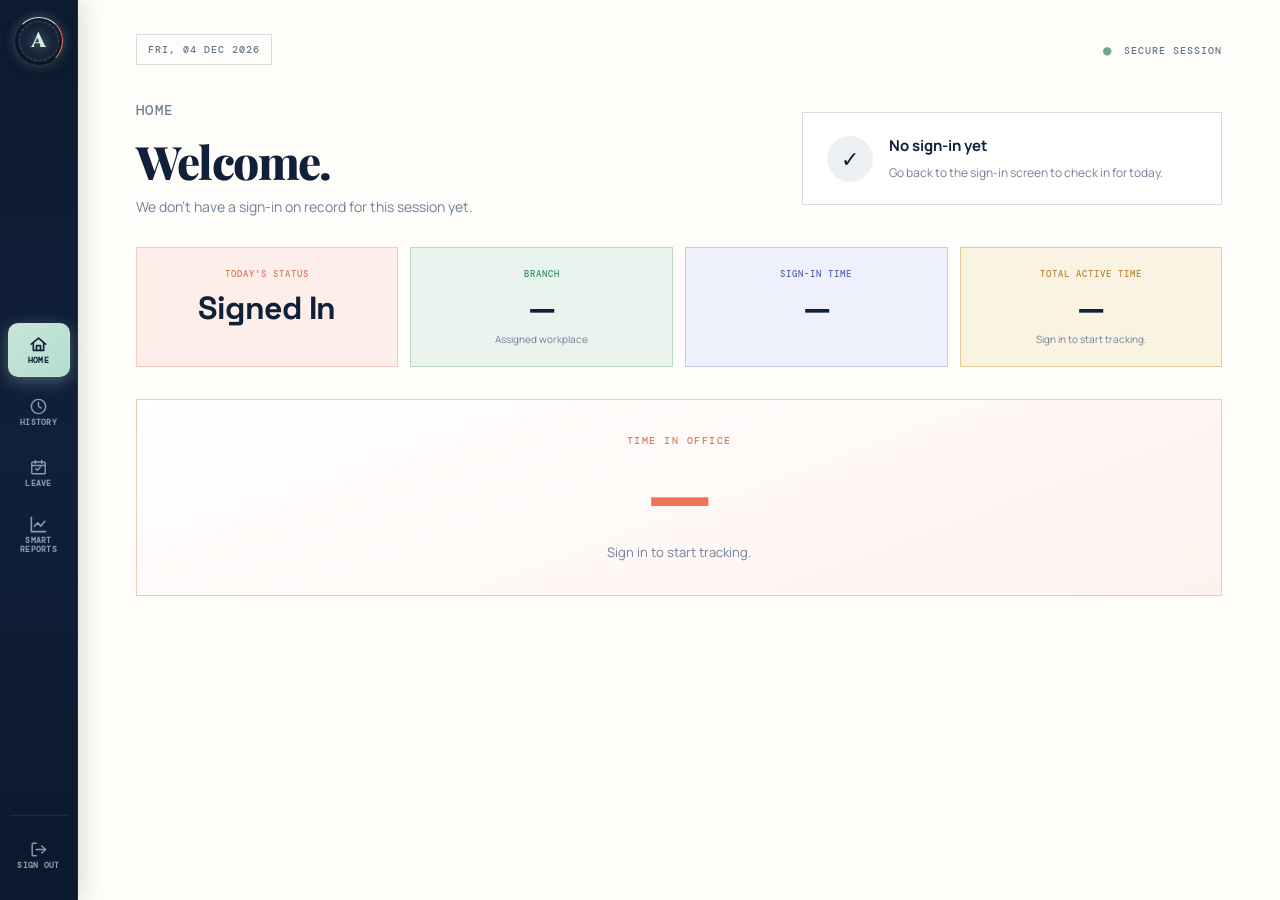
<file: home.html>
<!doctype html>
<html lang="en">

<head>
    <meta charset="UTF-8" />
    <meta name="viewport" content="width=device-width, initial-scale=1.0" />
    <meta name="theme-color" content="#101f38" />
    <title>ATTENZA — Home</title>
    <link rel="preconnect" href="https://fonts.googleapis.com" />
    <link rel="preconnect" href="https://fonts.gstatic.com" crossorigin />
    <link
        href="https://fonts.googleapis.com/css2?family=Cinzel:wght@700;800;900&family=DM+Mono:wght@400;500;600;700&family=Manrope:wght@400;500;600;700;800&family=Playfair+Display:ital,wght@0,700;0,800;1,700&family=Space+Grotesk:wght@500;600;700&display=swap"
        rel="stylesheet" />
    <link rel="stylesheet" href="style.css" />
</head>

<body>
    <div class="home-shell">
        <aside class="sidebar" aria-label="Main navigation">
            <a class="sidebar-logo" href="home.html" title="ATTENZA Home">
                <span class="emblem-letter">A</span>
            </a>
            <nav class="sidebar-nav">
                <a class="sidebar-link active" href="home.html" aria-current="page">
                    <svg viewBox="0 0 24 24">
                        <path d="M3 11.5 12 4l9 7.5" />
                        <path d="M5.5 10v9.5h13V10" />
                        <path d="M9.5 19.5V13.5h5v6" />
                    </svg>
                    <span>HOME</span>
                </a>
                <a class="sidebar-link" href="history.html">
                    <svg viewBox="0 0 24 24">
                        <circle cx="12" cy="12" r="9" />
                        <path d="M12 7v5l3.3 2" />
                    </svg>
                    <span>HISTORY</span>
                </a>
                <a class="sidebar-link" href="leave.html">
                    <svg viewBox="0 0 24 24">
                        <rect x="3.5" y="5" width="17" height="15" rx="1.5" />
                        <path d="M3.5 9.5h17" />
                        <path d="M8 3v4M16 3v4" />
                        <path d="M8.5 13.5l2 2 4-4" />
                    </svg>
                    <span>LEAVE</span>
                </a>
                <a class="sidebar-link" id="smartReportsLink" href="reports.html" title="Smart Reports & Analytics">
                    <svg viewBox="0 0 24 24" fill="none" stroke="currentColor">
                        <path d="M21 21H3V3" stroke-width="2" stroke-linecap="round" stroke-linejoin="round" />
                        <path d="M7 14l4-4 4 4 5-6" stroke-width="2" stroke-linecap="round" stroke-linejoin="round" />
                    </svg>
                    <span>SMART REPORTS</span>
                </a>
                <button class="sidebar-link admin-link" id="adminLink" type="button" data-soon="Admin panel" hidden>
                    <svg viewBox="0 0 24 24">
                        <path
                            d="M12 2l3.09 6.26L22 9.27l-5 4.87 1.18 6.88L12 17.77l-6.18 3.25L7 14.14 2 9.27l6.91-1.01L12 2z" />
                    </svg>
                    <span>ADMIN</span>
                </button>
            </nav>
            <div class="sidebar-foot">
                <button class="sidebar-link" id="signOut" type="button" title="Sign out">
                    <svg viewBox="0 0 24 24">
                        <path d="M9 4H5.5a1.5 1.5 0 0 0-1.5 1.5v13A1.5 1.5 0 0 0 5.5 20H9" />
                        <path d="M16 16.5 21 12l-5-4.5" />
                        <path d="M21 12H9" />
                    </svg>
                    <span>SIGN OUT</span>
                </button>
            </div>
        </aside>

        <main class="home-main">
            <div class="home-topbar">
                <span class="date-chip" id="today"></span>
                <span class="secure"><b>●</b> SECURE SESSION</span>
            </div>

            <div class="home-top-row">
                <div class="home-greeting">
                    <p class="step-label">HOME</p>
                    <h1 id="greetingTitle">Welcome back.</h1>
                    <p id="greetingSub">You're all set for today.</p>
                </div>

                <div class="status-card" id="statusCard">
                    <div class="status-icon">✓</div>
                    <div>
                        <strong id="statusTitle">Sign-in recorded</strong>
                        <span id="statusText">Your attendance has been verified for today.</span>
                    </div>
                </div>
            </div>

            <div class="stat-grid">
                <div class="stat-card">
                    <p class="stat-label">TODAY'S STATUS</p>
                    <p class="stat-value" id="statStatus">Signed In</p>
                    <p class="stat-note" id="statStatusNote">&nbsp;</p>
                </div>
                <div class="stat-card">
                    <p class="stat-label">BRANCH</p>
                    <p class="stat-value" id="statBranch">—</p>
                    <p class="stat-note">Assigned workplace</p>
                </div>
                <div class="stat-card">
                    <p class="stat-label">SIGN-IN TIME</p>
                    <p class="stat-value" id="statTime">—</p>
                    <p class="stat-note" id="statTimeNote">&nbsp;</p>
                </div>
                <div class="stat-card">
                    <p class="stat-label">TOTAL ACTIVE TIME</p>
                    <p class="stat-value" id="statActiveTime">—</p>
                    <p class="stat-note" id="statActiveNote">Today, across all sessions</p>
                </div>
            </div>

            <section class="home-panel duration-panel" id="durationPanel">
                <p class="stat-label">TIME IN OFFICE</p>
                <p class="duration-value" id="durationValue">—</p>
                <p class="duration-sub" id="durationSub">Sign in to start tracking.</p>
            </section>
        </main>
    </div>

    <div class="toast" id="toast" role="status" aria-live="polite"></div>

    <div class="signout-overlay" id="signoutOverlay" aria-hidden="true">
        <div class="signout-modal">
            <div class="spinner-wrapper">
                <div class="spinner-wheel"></div>
                <div class="spinner-icon">
                    <span class="emblem-letter">A</span>
                </div>
            </div>
            <p class="signout-label">Signing Out</p>
            <p class="signout-text">Closing session & saving attendance safely…</p>
        </div>
    </div>

    <script src="soundfx.js"></script>
    <script src="reports-auth.js"></script>
    <script src="home.js"></script>
</body>

</html>
</file>
<file: style.css>
:root {
    --ink: #10203a;
    --muted: #71809a;
    --paper: #f6f4ef;
    --line: #d8dce1;
    --navy: #10203a;
    --coral: #ef735a;
    --mint: #c9e5d9
}

* {
    box-sizing: border-box
}

body {
    margin: 0;
    color: var(--ink);
    font-family: Manrope, Arial, sans-serif;
    background: var(--paper)
}

.app-shell {
    min-height: 100vh;
    display: grid;
    grid-template-columns: minmax(360px, 43%) 1fr
}

.brand-panel {
    min-height: 100vh;
    background: var(--navy);
    color: #f7f3e9;
    padding: 42px clamp(34px, 6vw, 92px);
    display: flex;
    flex-direction: column;
    position: relative;
    overflow: hidden
}

.brand-panel:after {
    content: "";
    position: absolute;
    width: 440px;
    height: 440px;
    border: 1px solid rgba(201, 229, 217, .2);
    border-radius: 50%;
    right: -255px;
    top: 180px;
    box-shadow: 0 0 0 48px rgba(201, 229, 217, .03), 0 0 0 96px rgba(201, 229, 217, .02)
}

.brand {
    font-family: "Space Grotesk", "Playfair Display", serif;
    font-size: 24px;
    font-weight: 800;
    letter-spacing: 4.5px;
    display: flex;
    align-items: center;
    gap: 18px;
    position: relative;
    z-index: 1
}

.brand span:last-child {
    background: linear-gradient(100deg, #f7f3e9 0%, var(--mint) 55%, #f7f3e9 100%);
    -webkit-background-clip: text;
    background-clip: text;
    -webkit-text-fill-color: transparent;
    text-shadow: 0 2px 22px rgba(201, 229, 217, .35)
}

.brand-mark {
    position: relative;
    display: flex;
    align-items: center;
    justify-content: center;
    width: 52px;
    height: 52px;
    border-radius: 50%;
    background: radial-gradient(circle, rgba(201, 229, 217, .14) 0%, #10203a 75%);
    box-shadow: 0 6px 22px rgba(0, 0, 0, .4), inset 0 0 14px rgba(201, 229, 217, .12);
    flex: 0 0 auto;
    cursor: default;
    transition: transform .3s cubic-bezier(0.34, 1.56, 0.64, 1), box-shadow .3s ease
}

.brand-mark::before {
    content: "";
    position: absolute;
    inset: -3.5px;
    border-radius: 50%;
    border: 2px solid transparent;
    border-top-color: var(--mint);
    border-right-color: var(--coral);
    box-shadow: 0 0 16px rgba(201, 229, 217, .35);
    animation: emblemSpin 3.2s linear infinite;
    pointer-events: none
}

.brand-mark::after {
    content: "";
    position: absolute;
    inset: 1px;
    border-radius: 50%;
    border: 1px dashed rgba(201, 229, 217, .25);
    animation: emblemSpinReverse 6s linear infinite;
    pointer-events: none
}

.brand-mark:hover {
    transform: scale(1.08);
    box-shadow: 0 8px 30px rgba(201, 229, 217, .4), inset 0 0 18px rgba(201, 229, 217, .25)
}

.brand-mark:hover::before {
    animation-duration: 1.4s;
    box-shadow: 0 0 22px rgba(201, 229, 217, .6)
}

.brand-mark .emblem-letter {
    font-family: "Cinzel", "Space Grotesk", serif;
    font-size: 26px;
    font-weight: 800;
    line-height: 1;
    display: flex;
    align-items: center;
    justify-content: center;
    text-align: center;
    width: 100%;
    height: 100%;
    transform: translateY(-0.5px);
    background: linear-gradient(135deg, #ffffff 0%, #d8f0e5 45%, #c9e5d9 75%, #ef735a 100%);
    -webkit-background-clip: text;
    background-clip: text;
    -webkit-text-fill-color: transparent;
    filter: drop-shadow(0 2px 8px rgba(201, 229, 217, .4));
    position: relative;
    z-index: 2;
    user-select: none;
    letter-spacing: 0
}

.brand-copy {
    margin: auto 0;
    position: relative;
    z-index: 1
}

.eyebrow,
.step-label {
    font: 500 11px "DM Mono", monospace;
    letter-spacing: 1.5px;
    color: var(--coral);
    margin: 0 0 18px
}

.brand-copy h1 {
    font: 800 clamp(42px, 5vw, 76px)/.98 "Playfair Display", serif;
    letter-spacing: -2.8px;
    margin: 0 0 27px
}

.brand-copy h1 em {
    font-weight: 700;
    color: var(--mint)
}

.brand-copy>p:last-child {
    max-width: 315px;
    color: #b6c1d2;
    font-size: 14px;
    line-height: 1.8
}

.signal-card {
    border-top: 1px solid rgba(255, 255, 255, .2);
    padding-top: 21px;
    font: 500 10px "DM Mono", monospace;
    letter-spacing: 1px;
    color: var(--mint);
    position: relative;
    z-index: 1
}

.signal-card small {
    display: block;
    font: 400 11px Manrope, sans-serif;
    letter-spacing: 0;
    color: #aebbcf;
    margin: 10px 0 0 23px
}

.pulse {
    display: inline-block;
    width: 9px;
    height: 9px;
    background: var(--mint);
    border-radius: 50%;
    margin-right: 12px;
    box-shadow: 0 0 0 4px rgba(201, 229, 217, .15)
}

.panel-footer {
    font: 400 10px "DM Mono", monospace;
    letter-spacing: 1px;
    color: #7f8da4;
    margin: 42px 0 0
}

.workspace {
    padding: 38px clamp(32px, 9vw, 150px);
    display: flex;
    flex-direction: column;
    background: #fffdf9
}

.workspace header {
    display: flex;
    justify-content: space-between;
    align-items: center;
    font: 500 10px "DM Mono", monospace;
    letter-spacing: 1px;
    color: #66758e
}

.date-chip {
    border: 1px solid var(--line);
    padding: 8px 11px
}

.secure b {
    font-size: 14px;
    color: #69ab86;
    vertical-align: -1px;
    margin-right: 5px
}

.form-wrap {
    max-width: 467px;
    width: 100%;
    margin: auto 0
}

.form-wrap h2 {
    font: 800 clamp(37px, 4.2vw, 59px)/.97 "Playfair Display", serif;
    letter-spacing: -2px;
    margin: 0 0 20px
}

.intro {
    font-size: 14px;
    line-height: 1.75;
    color: var(--muted);
    margin: 0 0 35px;
    max-width: 390px
}

.form-wrap label {
    display: block;
    font: 500 10px "DM Mono", monospace;
    letter-spacing: 1.3px;
    margin: 0 0 9px
}

.select-wrap {
    height: 58px;
    border: 1px solid var(--ink);
    display: flex;
    align-items: center;
    padding: 0 17px;
    position: relative;
    background: #fff
}

.select-wrap:focus-within {
    outline: 3px solid #c9e5d9;
    outline-offset: 2px
}

.select-wrap select {
    appearance: none;
    background: transparent;
    border: 0;
    outline: 0;
    width: 100%;
    font: 600 14px Manrope, sans-serif;
    color: var(--ink);
    cursor: pointer
}

.select-wrap span {
    font-size: 21px;
    pointer-events: none
}

.combo-wrap {
    position: relative
}

.combo-input {
    height: 58px;
    width: 100%;
    border: 1px solid var(--ink);
    background: #fff;
    padding: 0 40px 0 17px;
    font: 600 14px Manrope, sans-serif;
    color: var(--ink);
    outline: 0
}

.combo-input::placeholder {
    color: #9aa5b6;
    font-weight: 500
}

.combo-input:focus {
    outline: 3px solid #c9e5d9;
    outline-offset: 2px
}

.combo-list {
    display: none;
    position: absolute;
    top: calc(100% + 4px);
    left: 0;
    right: 0;
    max-height: 224px;
    overflow-y: auto;
    background: #fff;
    border: 1px solid var(--ink);
    list-style: none;
    margin: 0;
    padding: 6px 0;
    z-index: 4;
    box-shadow: 0 16px 38px rgba(16, 32, 58, .16)
}

.combo-wrap.open .combo-list {
    display: block
}

.combo-list li {
    padding: 11px 17px;
    font: 500 13px Manrope, sans-serif;
    cursor: pointer
}

.combo-list li:hover,
.combo-list li.active {
    background: var(--mint)
}

.combo-list .combo-empty {
    color: var(--muted);
    cursor: default
}

.combo-list .combo-empty:hover {
    background: none
}

.password-card {
    border: 1px solid var(--line);
    padding: 15px 14px;
    margin: 10px 0 15px
}

.password-card label {
    margin: 0 0 9px
}

.password-row {
    display: flex;
    gap: 8px
}

.password-field {
    flex: 1;
    position: relative;
    min-width: 0
}

.password-field input {
    width: 100%;
    height: 47px;
    border: 1px solid var(--ink);
    background: #fff;
    padding: 0 42px 0 12px;
    font: 500 13px Manrope, sans-serif;
    outline: 0
}

.password-field input:focus {
    outline: 3px solid #c9e5d9;
    outline-offset: 2px
}

.eye-btn {
    position: absolute;
    right: 0;
    top: 0;
    height: 47px;
    width: 40px;
    display: grid;
    place-items: center;
    border: 0;
    background: none;
    cursor: pointer;
    color: var(--muted)
}

.eye-btn:hover {
    color: var(--ink)
}

.eye-icon {
    grid-area: 1/1
}

.eye-closed {
    display: none
}

.eye-btn[aria-pressed="true"] .eye-open {
    display: none
}

.eye-btn[aria-pressed="true"] .eye-closed {
    display: block
}

.verify-btn {
    flex: 0 0 auto;
    padding: 0 18px;
    border: 1px solid var(--ink);
    background: var(--ink);
    color: #fff;
    font: 700 11px Manrope, sans-serif;
    letter-spacing: .4px;
    cursor: pointer
}

.verify-btn:disabled {
    background: #adb5c0;
    border-color: #adb5c0;
    cursor: not-allowed
}

.password-status {
    min-height: 14px;
    font-size: 11px;
    color: var(--muted);
    margin: 8px 0 0
}

.password-status.success {
    color: #3f8f6b
}

.password-status.error {
    color: #c1554a
}

.check-btn:disabled {
    color: #b7bfcb;
    border-color: #b7bfcb;
    cursor: not-allowed
}

.employee-info {
    height: 28px;
    padding-top: 8px;
    font-size: 12px;
    color: var(--muted)
}

.location-card {
    border: 1px solid var(--line);
    padding: 15px 14px;
    min-height: 78px;
    display: flex;
    align-items: center;
    gap: 12px;
    margin: 10px 0 15px;
    transition: .2s
}

.location-card.ready {
    border-color: #77ad91;
    background: #f5fbf7
}

.location-card.error {
    border-color: #d07a74;
    background: #fff9f7
}

.location-icon {
    width: 39px;
    height: 39px;
    border-radius: 50%;
    background: #edf0f3;
    display: grid;
    place-items: center;
    color: var(--ink);
    font-size: 22px;
    flex: 0 0 auto
}

.ready .location-icon {
    background: var(--mint)
}

.location-card strong {
    font-size: 12px
}

.location-card p {
    font-size: 11px;
    color: var(--muted);
    margin: 4px 0 0;
    line-height: 1.4
}

.check-btn {
    margin-left: auto;
    background: transparent;
    border: 0;
    border-bottom: 1px solid var(--ink);
    font: 500 10px "DM Mono", monospace;
    letter-spacing: .8px;
    padding: 5px 0;
    cursor: pointer;
    color: var(--ink)
}

.signin-btn {
    width: 100%;
    height: 61px;
    background: var(--ink);
    color: #fff;
    border: 0;
    font: 700 13px Manrope, sans-serif;
    display: flex;
    align-items: center;
    justify-content: space-between;
    padding: 0 21px;
    cursor: pointer;
    transition: transform .2s, background .2s
}

.signin-btn:not(:disabled):hover {
    background: #203b61;
    transform: translateY(-2px)
}

.signin-btn:disabled {
    background: #adb5c0;
    cursor: not-allowed
}

.arrow {
    font-size: 25px;
    font-weight: 400
}

.privacy-note {
    text-align: center;
    margin: 15px 0 0;
    font-size: 10px;
    color: #8994a4
}

.toast {
    position: fixed;
    left: 50%;
    bottom: 25px;
    translate: -50% 20px;
    background: var(--ink);
    color: #fff;
    padding: 13px 18px;
    font-size: 13px;
    opacity: 0;
    pointer-events: none;
    transition: .25s;
    box-shadow: 0 8px 30px #10203a33;
    max-width: 90vw;
    text-align: center
}

.toast.show {
    opacity: 1;
    translate: -50% 0
}

.toast.success {
    background: #27684f
}

@media(max-width:760px) {
    .app-shell {
        display: block
    }

    .brand-panel {
        min-height: auto;
        padding: 25px 27px 30px
    }

    .brand-copy {
        margin: 55px 0 40px
    }

    .brand-copy h1 {
        font-size: 44px
    }

    .brand-copy>p:last-child {
        display: none
    }

    .signal-card,
    .panel-footer {
        display: none
    }

    .workspace {
        min-height: calc(100vh - 278px);
        padding: 30px 27px
    }

    .form-wrap {
        margin: 44px auto 18px
    }

    .workspace header {
        position: absolute;
        top: 309px;
        left: 27px;
        right: 27px
    }

    .form-wrap h2 {
        font-size: 41px
    }
}

.qr-link {
    display: block;
    margin: 16px auto 0;
    border: 0;
    border-bottom: 1px solid var(--ink);
    background: none;
    font: 500 10px "DM Mono", monospace;
    letter-spacing: .4px;
    cursor: pointer;
    color: var(--ink)
}

.qr-link span {
    font-size: 16px;
    vertical-align: -2px
}

.branch-request {
    border: 1px dashed var(--line);
    padding: 14px;
    margin: 6px 0 15px;
    background: #fbfaf7
}

.branch-request .location-card {
    margin: 10px 0
}

.branch-request .signin-btn {
    height: 52px
}

.request-row {
    align-items: center;
    gap: 14px
}

.request-actions {
    display: flex;
    gap: 8px;
    flex: 0 0 auto
}

.approve-btn,
.reject-btn {
    border: 1px solid var(--ink);
    background: transparent;
    padding: 8px 14px;
    font: 700 10px "DM Mono", monospace;
    letter-spacing: .5px;
    cursor: pointer;
    transition: .2s;
    white-space: nowrap
}

.approve-btn {
    background: var(--ink);
    color: #fff
}

.approve-btn:hover {
    background: #203b61
}

.reject-btn {
    color: var(--muted);
    border-color: var(--line)
}

.reject-btn:hover {
    border-color: #c1554a;
    color: #c1554a
}

.approve-btn:disabled,
.reject-btn:disabled {
    opacity: .5;
    cursor: not-allowed
}

.modal {
    position: fixed;
    inset: 0;
    background: rgba(16, 32, 58, .68);
    padding: 22px;
    display: none;
    align-items: center;
    justify-content: center;
    z-index: 5
}

.modal.open {
    display: flex
}

.modal-card {
    width: min(100%, 460px);
    max-height: 95vh;
    overflow: auto;
    background: #fffdf9;
    padding: 34px;
    position: relative;
    box-shadow: 0 24px 70px #0004
}

.modal-card h3 {
    font: 800 32px/1.04 "Playfair Display", serif;
    margin: 0 0 12px;
    letter-spacing: -1px
}

.modal-copy {
    font-size: 12px;
    line-height: 1.65;
    color: var(--muted);
    margin: 0 0 19px
}

.modal-close {
    position: absolute;
    top: 13px;
    right: 15px;
    border: 0;
    background: none;
    font-size: 27px;
    cursor: pointer;
    color: var(--ink)
}

.reports-auth-card {
    width: min(100%, 420px);
    border-radius: 4px;
    border: 1px solid var(--line);
    box-shadow: 0 24px 70px rgba(16, 32, 58, .35);
    padding: 30px 28px 24px;
    animation: modalPopIn .2s cubic-bezier(0.16, 1, 0.3, 1)
}

.reports-auth-card.shake {
    animation: modalShake .35s ease
}

@keyframes modalPopIn {
    0% {
        opacity: 0;
        transform: scale(.95) translateY(10px)
    }

    100% {
        opacity: 1;
        transform: scale(1) translateY(0)
    }
}

@keyframes modalShake {

    0%,
    100% {
        transform: translateX(0);
    }

    20%,
    60% {
        transform: translateX(-7px);
    }

    40%,
    80% {
        transform: translateX(7px);
    }
}

.qr-box {
    padding: 22px;
    background: #e9eef0;
    display: grid;
    place-items: center;
    margin-bottom: 12px
}

#qrCodeCanvas {
    position: relative;
    width: 190px;
    height: 190px
}

#qrCodeCanvas img,
#qrCodeCanvas canvas,
#qrCodeCanvas table {
    display: block !important;
    position: absolute;
    inset: 0;
    margin: auto;
    width: 190px !important;
    height: 190px !important
}

.qr-status {
    text-align: center;
    font: 500 11px "DM Mono", monospace;
    letter-spacing: .5px;
    color: var(--muted);
    margin: 0 0 18px
}

.qr-status.found {
    color: #3f8f6b
}

.qr-status.error {
    color: #c1554a
}

.camera-btn {
    width: 100%;
    height: 43px;
    background: #c9e5d9;
    border: 1px solid var(--ink);
    font: 700 11px Manrope, sans-serif;
    letter-spacing: .4px;
    cursor: pointer
}

.or {
    text-align: center;
    border-bottom: 1px solid var(--line);
    height: 18px;
    margin: 17px 0 22px
}

.or span {
    background: #fffdf9;
    padding: 0 10px;
    font: 500 10px "DM Mono", monospace;
    color: var(--muted)
}

.modal label {
    display: block;
    font: 500 10px "DM Mono", monospace;
    letter-spacing: 1.3px;
    margin: 0 0 9px
}

.link-row {
    display: flex;
    gap: 8px
}

.link-row input {
    flex: 1;
    height: 47px;
    border: 1px solid var(--ink);
    background: #fff;
    padding: 0 12px;
    font: 500 11px "DM Mono", monospace;
    min-width: 0
}

.link-row .camera-btn {
    width: auto;
    padding: 0 16px;
    flex: 0 0 auto
}

.mobile-flow {
    min-height: 100vh
}

.mobile-flow .form-wrap {
    margin: auto;
    max-width: 420px
}

#mobileConfirm {
    display: none
}

/* ===================== HOME / DASHBOARD ===================== */
.home-shell {
    min-height: 100vh;
    display: grid;
    grid-template-columns: 78px 1fr
}

.sidebar {
    min-height: 100vh;
    background: linear-gradient(180deg, #0d1a2f 0%, #10203a 50%, #0c182c 100%);
    border-right: 1px solid rgba(255, 255, 255, .08);
    box-shadow: 4px 0 24px rgba(0, 0, 0, .14);
    color: #f7f3e9;
    display: flex;
    flex-direction: column;
    align-items: center;
    padding: 20px 0 18px;
    position: sticky;
    top: 0;
    z-index: 10;
    box-sizing: border-box;
    width: 78px
}

.sidebar-logo {
    position: relative;
    display: flex;
    align-items: center;
    justify-content: center;
    width: 42px;
    height: 42px;
    border-radius: 50%;
    background: radial-gradient(circle, rgba(201, 229, 217, .12) 0%, #0d1a2f 75%);
    box-shadow: 0 4px 16px rgba(0, 0, 0, .35), inset 0 0 10px rgba(201, 229, 217, .1);
    flex: 0 0 auto;
    margin-bottom: 8px;
    cursor: pointer;
    text-decoration: none;
    transition: transform .28s cubic-bezier(0.34, 1.56, 0.64, 1), box-shadow .28s ease
}

.sidebar-logo::before {
    content: "";
    position: absolute;
    inset: -3px;
    border-radius: 50%;
    border: 1.8px solid transparent;
    border-top-color: var(--mint);
    border-right-color: var(--coral);
    box-shadow: 0 0 12px rgba(201, 229, 217, .3);
    animation: emblemSpin 3.2s linear infinite;
    pointer-events: none
}

.sidebar-logo::after {
    content: "";
    position: absolute;
    inset: 1px;
    border-radius: 50%;
    border: 1px dashed rgba(201, 229, 217, .2);
    animation: emblemSpinReverse 6s linear infinite;
    pointer-events: none
}

.sidebar-logo:hover {
    transform: translateY(-2px) scale(1.08);
    box-shadow: 0 6px 22px rgba(201, 229, 217, .35), inset 0 0 14px rgba(201, 229, 217, .2)
}

.sidebar-logo:hover::before {
    animation-duration: 1.4s;
    box-shadow: 0 0 18px rgba(201, 229, 217, .55)
}

.sidebar-logo .emblem-letter {
    font-family: "Cinzel", "Space Grotesk", serif;
    font-size: 21px;
    font-weight: 800;
    line-height: 1;
    display: flex;
    align-items: center;
    justify-content: center;
    text-align: center;
    width: 100%;
    height: 100%;
    transform: translateY(-0.5px);
    background: linear-gradient(135deg, #ffffff 0%, #d8f0e5 45%, #c9e5d9 75%, #ef735a 100%);
    -webkit-background-clip: text;
    background-clip: text;
    -webkit-text-fill-color: transparent;
    filter: drop-shadow(0 1px 6px rgba(201, 229, 217, .35));
    position: relative;
    z-index: 2;
    user-select: none;
    letter-spacing: 0
}

.sidebar-nav {
    display: flex;
    flex-direction: column;
    align-items: center;
    gap: 7px;
    margin: auto 0;
    width: 100%
}

.sidebar-link {
    display: flex;
    flex-direction: column;
    align-items: center;
    justify-content: center;
    gap: 3.5px;
    width: 62px;
    min-height: 54px;
    padding: 7px 3px 6px;
    border: 1px solid transparent;
    background: none;
    color: #8899b3;
    cursor: pointer;
    font: 600 7.5px "DM Mono", monospace;
    letter-spacing: .35px;
    text-decoration: none;
    border-radius: 10px;
    transition: all .22s cubic-bezier(0.4, 0, 0.2, 1);
    position: relative;
    box-sizing: border-box;
    text-align: center
}

.sidebar-link span {
    font: 600 7.5px "DM Mono", monospace;
    letter-spacing: .3px;
    line-height: 1.15;
    text-align: center;
    display: block;
    width: 100%;
    word-break: break-word;
    user-select: none
}

.sidebar-link[hidden] {
    display: none
}

.sidebar-link svg {
    width: 19px;
    height: 19px;
    stroke: currentColor;
    fill: none;
    stroke-width: 1.8;
    stroke-linecap: round;
    stroke-linejoin: round;
    flex-shrink: 0;
    transition: transform .22s cubic-bezier(0.4, 0, 0.2, 1), stroke .22s ease
}

.sidebar-link:hover {
    color: #f7f3e9;
    background: rgba(255, 255, 255, .08);
    border-color: rgba(255, 255, 255, .05);
    transform: translateY(-1.5px)
}

.sidebar-link:hover svg {
    transform: scale(1.08)
}

.sidebar-link.active {
    color: var(--navy);
    background: linear-gradient(135deg, #c9e5d9 0%, #b2decd 100%);
    border-color: rgba(201, 229, 217, .4);
    box-shadow: 0 4px 16px rgba(201, 229, 217, .32);
    font-weight: 700;
    transform: translateY(-1px)
}

.sidebar-link.active span {
    color: var(--navy);
    font-weight: 700
}

.sidebar-link.active svg {
    stroke: var(--navy);
    stroke-width: 2.1
}

.sidebar-foot {
    display: flex;
    flex-direction: column;
    align-items: center;
    gap: 8px;
    border-top: 1px solid rgba(255, 255, 255, .08);
    padding-top: 12px;
    width: 58px
}

.sidebar-foot .sidebar-link:hover {
    color: #ff8a73;
    background: rgba(239, 115, 90, .14);
    border-color: rgba(239, 115, 90, .2);
    box-shadow: 0 2px 12px rgba(239, 115, 90, .15)
}

.home-main {
    background: #fffdf9;
    padding: 34px clamp(24px, 4.5vw, 64px) 60px;
    min-width: 0;
    animation: pageSlideFadeIn .32s cubic-bezier(0.16, 1, 0.3, 1) forwards;
    will-change: transform, opacity
}

.home-main.page-leaving {
    opacity: 0 !important;
    transform: translateY(-8px) scale(.995) !important;
    transition: opacity .18s ease-out, transform .18s ease-out !important
}

@keyframes pageSlideFadeIn {
    0% {
        opacity: 0;
        transform: translateY(12px) scale(.995)
    }

    100% {
        opacity: 1;
        transform: translateY(0) scale(1)
    }
}

.home-topbar {
    display: flex;
    justify-content: space-between;
    align-items: center;
    flex-wrap: wrap;
    gap: 12px;
    font: 500 10px "DM Mono", monospace;
    letter-spacing: 1px;
    color: #66758e;
    margin-bottom: 34px
}

.home-topbar .secure {
    font: 500 10px "DM Mono", monospace;
    letter-spacing: 1px;
    color: #66758e
}

.home-top-row {
    display: grid;
    grid-template-columns: minmax(0, 1fr) minmax(280px, 420px);
    gap: 28px;
    align-items: center;
    margin: 0 0 28px
}

.home-greeting {
    margin: 0
}

.home-greeting .step-label {
    margin-bottom: 14px
}

.home-greeting h1 {
    font: 800 clamp(30px, 3.6vw, 48px)/1.05 "Playfair Display", serif;
    letter-spacing: -1.6px;
    margin: 0 0 10px
}

.home-greeting p {
    font-size: 14px;
    color: var(--muted);
    max-width: 480px;
    line-height: 1.7;
    margin: 0
}

.status-card {
    border: 1px solid #9fcdb2;
    background: #f5fbf7;
    display: flex;
    align-items: center;
    gap: 16px;
    padding: 22px 24px;
    margin: 0
}

.status-card .status-icon {
    width: 46px;
    height: 46px;
    border-radius: 50%;
    background: var(--mint);
    color: var(--navy);
    display: grid;
    place-items: center;
    font-size: 22px;
    flex: 0 0 auto
}

.status-card strong {
    display: block;
    font-size: 15px;
    margin-bottom: 4px
}

.status-card span {
    font-size: 12px;
    color: var(--muted)
}

.stat-grid {
    display: grid;
    grid-template-columns: repeat(auto-fit, minmax(150px, 1fr));
    gap: 12px;
    margin-bottom: 32px
}

.stat-card {
    border: 1px solid transparent;
    background: #fff;
    padding: 20px 14px;
    text-align: center
}

.stat-card:nth-child(1) {
    background: #fdeee9;
    border-color: #f4c9bb
}

.stat-card:nth-child(2) {
    background: #e9f4ee;
    border-color: #b9d9c6
}

.stat-card:nth-child(3) {
    background: #eef1fb;
    border-color: #c4cdec
}

.stat-card:nth-child(4) {
    background: #fbf3e2;
    border-color: #e4cb95
}

.stat-card .stat-label {
    font: 500 9px "DM Mono", monospace;
    letter-spacing: 1px;
    margin: 0 0 8px
}

.stat-card:nth-child(1) .stat-label {
    color: #d97a5f
}

.stat-card:nth-child(2) .stat-label {
    color: #3f8f6b
}

.stat-card:nth-child(3) .stat-label {
    color: #5866b0
}

.stat-card:nth-child(4) .stat-label {
    color: #b8863a
}

.stat-card .stat-value {
    font: 700 32px "Space Grotesk", sans-serif;
    letter-spacing: -.5px;
    margin: 0 0 4px;
    color: var(--ink)
}

.stat-card .stat-note {
    font-size: 10px;
    color: var(--muted);
    margin: 0
}

.home-panel {
    border: 1px solid var(--line);
    background: #fff;
    padding: 26px 24px
}

.home-panel h3 {
    font: 700 15px Manrope, sans-serif;
    margin: 0 0 16px
}

.duration-panel {
    text-align: center;
    background: linear-gradient(160deg, #fff 0%, #fdeee9 130%);
    border-color: #f4c9bb;
    padding: 34px 24px
}

.duration-panel .stat-label {
    font: 500 10px "DM Mono", monospace;
    letter-spacing: 1.5px;
    color: #d97a5f;
    margin: 0 0 10px
}

.duration-value {
    font: 700 clamp(44px, 7vw, 76px)/1 "Space Grotesk", sans-serif;
    letter-spacing: -1px;
    color: var(--coral);
    margin: 0 0 10px;
    font-variant-numeric: tabular-nums
}

.duration-sub {
    font-size: 13px;
    color: var(--muted);
    margin: 0
}

.activity-row {
    display: flex;
    justify-content: space-between;
    align-items: center;
    padding: 13px 0;
    border-bottom: 1px solid var(--line);
    font-size: 13px
}

.activity-row:last-child {
    border-bottom: 0;
    padding-bottom: 0
}

.activity-row .a-main {
    font-weight: 600
}

.activity-row .a-sub {
    display: block;
    font-size: 11px;
    color: var(--muted);
    margin-top: 2px;
    font-weight: 400
}

.activity-row .a-time {
    font: 500 11px "DM Mono", monospace;
    color: var(--muted);
    white-space: nowrap
}

@media(max-width:820px) {
    .home-shell {
        grid-template-columns: 1fr;
        grid-template-rows: auto 1fr
    }

    .sidebar {
        min-height: auto;
        width: 100%;
        border-right: none;
        border-bottom: 1px solid rgba(255, 255, 255, .08);
        box-shadow: 0 4px 16px rgba(0, 0, 0, .14);
        flex-direction: row;
        justify-content: space-between;
        align-items: center;
        padding: 10px 18px;
        position: sticky;
        top: 0;
        z-index: 3
    }

    .sidebar-logo {
        margin-bottom: 0
    }

    .sidebar-nav {
        flex-direction: row;
        margin: 0
    }

    .sidebar-link {
        width: auto;
        padding: 6px 10px;
        flex-direction: row;
        gap: 6px
    }

    .sidebar-link span {
        display: none
    }

    .sidebar-foot {
        border-top: 0;
        flex-direction: row;
        padding-top: 0;
        width: auto
    }

    .home-main {
        padding: 26px 20px 44px
    }

    .home-top-row {
        grid-template-columns: 1fr
    }
}

/* ===================== SIGN OUT SPINNER OVERLAY ===================== */
.signout-overlay {
    position: fixed;
    inset: 0;
    background: rgba(13, 26, 47, .85);
    backdrop-filter: blur(10px);
    -webkit-backdrop-filter: blur(10px);
    display: flex;
    align-items: center;
    justify-content: center;
    z-index: 9999;
    opacity: 0;
    pointer-events: none;
    transition: opacity .28s cubic-bezier(0.4, 0, 0.2, 1);
}

.signout-overlay.active {
    opacity: 1;
    pointer-events: all;
}

.signout-modal {
    background: linear-gradient(145deg, #10203a 0%, #0d1a2f 100%);
    border: 1px solid rgba(201, 229, 217, .22);
    box-shadow: 0 24px 60px rgba(0, 0, 0, .45), 0 0 0 1px rgba(255, 255, 255, .06);
    border-radius: 20px;
    padding: 36px 40px;
    display: flex;
    flex-direction: column;
    align-items: center;
    text-align: center;
    max-width: 320px;
    width: 90%;
    transform: scale(.9);
    transition: transform .28s cubic-bezier(0.34, 1.56, 0.64, 1);
}

.signout-overlay.active .signout-modal {
    transform: scale(1);
}

.spinner-wrapper {
    position: relative;
    width: 64px;
    height: 64px;
    margin-bottom: 20px;
    display: grid;
    place-items: center;
}

.spinner-wheel {
    width: 60px;
    height: 60px;
    border-radius: 50%;
    border: 3.5px solid rgba(201, 229, 217, .15);
    border-top-color: var(--mint);
    border-right-color: var(--coral);
    box-shadow: 0 0 20px rgba(201, 229, 217, .25);
    animation: chakaGhore .85s cubic-bezier(0.5, 0.1, 0.4, 0.9) infinite;
}

.spinner-icon {
    position: absolute;
    width: 32px;
    height: 32px;
    display: flex;
    align-items: center;
    justify-content: center;
}

.spinner-icon .emblem-letter {
    font-family: "Cinzel", "Space Grotesk", serif;
    font-size: 20px;
    font-weight: 800;
    line-height: 1;
    display: flex;
    align-items: center;
    justify-content: center;
    text-align: center;
    width: 100%;
    height: 100%;
    transform: translateY(-0.5px);
    background: linear-gradient(135deg, #ffffff 0%, #d8f0e5 45%, #c9e5d9 75%, #ef735a 100%);
    -webkit-background-clip: text;
    background-clip: text;
    -webkit-text-fill-color: transparent;
    filter: drop-shadow(0 0 8px rgba(201, 229, 217, .5));
    user-select: none;
    letter-spacing: 0
}

.signout-label {
    font: 600 11px "DM Mono", monospace;
    letter-spacing: 2px;
    color: var(--mint);
    margin: 0 0 8px;
    text-transform: uppercase;
}

.signout-text {
    font-size: 13px;
    color: #aebbcf;
    line-height: 1.5;
    margin: 0;
}

@keyframes chakaGhore {
    0% {
        transform: rotate(0deg);
    }

    100% {
        transform: rotate(360deg);
    }
}

@keyframes emblemSpin {
    0% {
        transform: rotate(0deg);
    }

    100% {
        transform: rotate(360deg);
    }
}

@keyframes emblemSpinReverse {
    0% {
        transform: rotate(360deg);
    }

    100% {
        transform: rotate(0deg);
    }
}
</file>
